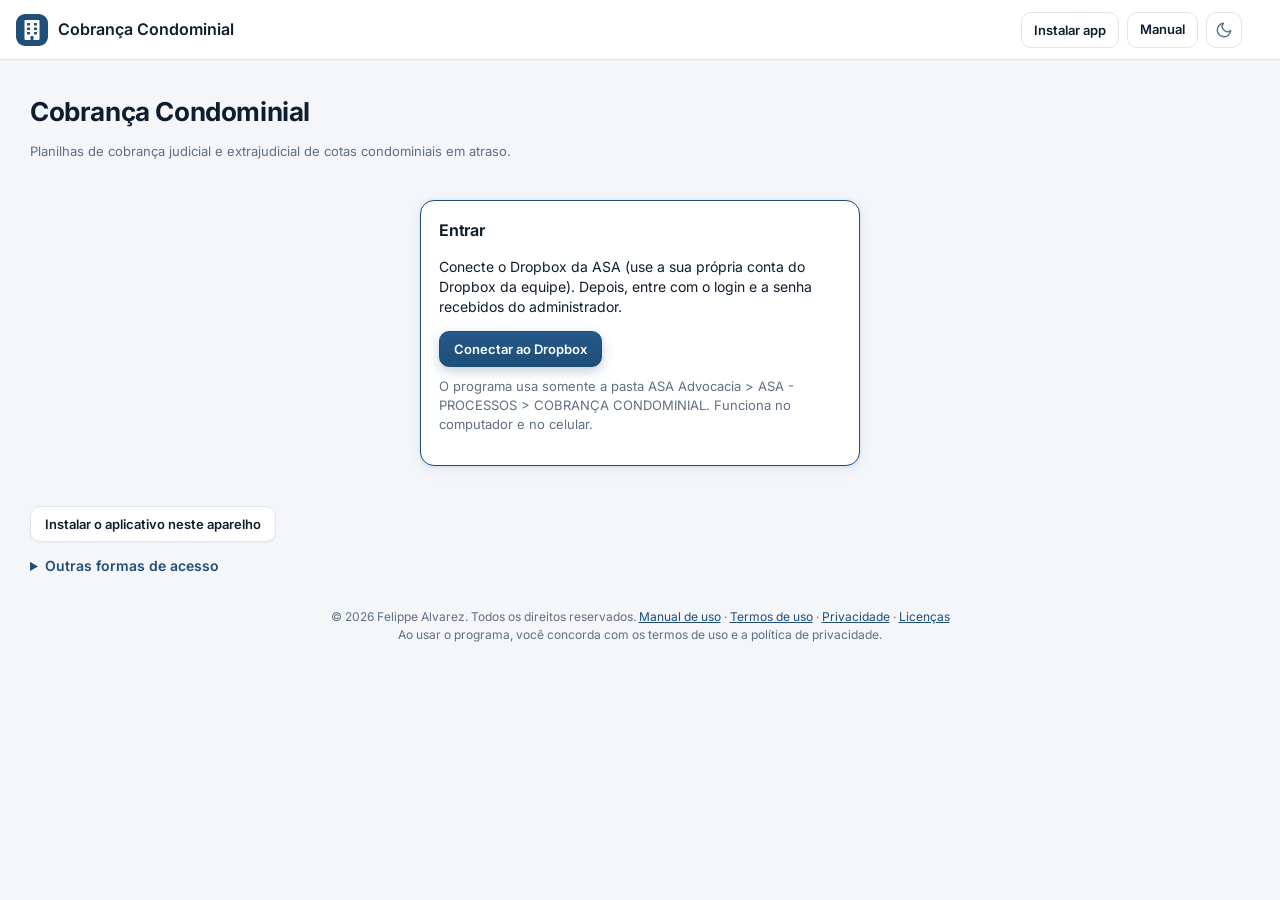
<file: app/index.html>
<!doctype html>
<html lang="pt-BR">
<head>
<meta charset="utf-8">
<meta name="viewport" content="width=device-width, initial-scale=1">
<meta name="theme-color" content="#1f4e79">
<title>Cobrança Condominial</title>
<meta name="description" content="Planilhas de cobrança judicial e extrajudicial de cotas condominiais em atraso, em PDF e Excel.">
<meta property="og:type" content="website">
<meta property="og:locale" content="pt_BR">
<meta property="og:site_name" content="Cobrança Condominial">
<meta property="og:title" content="Cobrança Condominial">
<meta property="og:description" content="Planilhas de cobrança judicial e extrajudicial de cotas condominiais em atraso, em PDF e Excel.">
<meta property="og:url" content="https://felippealvarez.github.io/cobranca-condominial/">
<meta property="og:image" content="https://felippealvarez.github.io/cobranca-condominial/og-image.png">
<meta property="og:image:type" content="image/png">
<meta property="og:image:width" content="1200">
<meta property="og:image:height" content="630">
<meta property="og:image:alt" content="Cobrança Condominial: ícone de prédio sobre fundo azul">
<meta name="twitter:card" content="summary_large_image">
<meta name="twitter:title" content="Cobrança Condominial">
<meta name="twitter:description" content="Planilhas de cobrança judicial e extrajudicial de cotas condominiais em atraso, em PDF e Excel.">
<meta name="twitter:image" content="https://felippealvarez.github.io/cobranca-condominial/og-image.png">
<link rel="icon" href="icone.svg" type="image/svg+xml">
<link rel="icon" href="icones/favicon-32.png" sizes="32x32" type="image/png">
<link rel="manifest" href="manifest.webmanifest">
<link rel="apple-touch-icon" href="icones/apple-touch-icon.png">
<meta name="apple-mobile-web-app-capable" content="yes">
<meta name="mobile-web-app-capable" content="yes">
<meta name="apple-mobile-web-app-title" content="Cobrança">
<meta name="apple-mobile-web-app-status-bar-style" content="default">
<link rel="preload" href="lib/fontes/inter-latin.woff2" as="font" type="font/woff2" crossorigin>
<link rel="stylesheet" href="estilo.css">
</head>
<body>
<script>document.documentElement.dataset.tema = localStorage.getItem('cc-tema') || '';</script>
<header class="topo">
  <button id="btMenu" class="bt-menu" aria-label="Abrir menu"><svg class="ic" viewBox="0 0 24 24"><path d="M3 6h18M3 12h18M3 18h18"/></svg></button>
  <a class="marca" href="#/inicio"><img src="icone.svg" alt=""><span>Cobrança Condominial</span></a>
  <div class="acoes-topo"><button type="button" id="btInstalarTopo" class="bt-manual" title="Instalar o aplicativo neste aparelho" hidden>Instalar app</button><a class="bt-manual" href="#/manual" title="Manual de uso">Manual</a><button type="button" class="bt-icone bt-tema" title="Tema escuro"></button></div>
  <div class="topo-dir"><div id="usuarioTopo" class="usuario-topo"></div><div id="statusArmaz" class="status-armaz"></div></div>
</header>
<nav id="menu" class="menu">
  <a class="menu-marca" href="#/inicio"><span class="menu-logo"><img src="icone.svg" alt=""></span><span><b>Cobrança Condominial</b><small>Cotas em atraso</small></span></a>
  <div class="menu-grupo">Operação</div>
  <a href="#/inicio" data-rota="inicio" data-ic="inicio">Cobranças</a>
  <a href="#/cobranca/nova" data-rota="cobranca" data-ic="mais">Nova cobrança</a>
  <a href="#/acordos" data-rota="acord" data-ic="acordo">Acordos</a>
  <a href="#/relatorios" data-rota="relatorios" data-ic="tabela">Planilhas</a>
  <div class="menu-grupo">Cadastros</div>
  <a href="#/condominios" data-rota="condomini" data-ic="predio">Condomínios (clientes)</a>
  <a href="#/devedores" data-rota="devedores" data-ic="pessoas">Devedores</a>
  <a href="#/imoveis" data-rota="imoveis" data-ic="porta">Imóveis</a>
  <div class="menu-grupo">Conta e ajuda</div>
  <a href="#/usuarios" data-rota="usuarios" class="so-admin" data-ic="escudo">Usuários</a>
  <a href="#/config" data-rota="config" class="so-admin" data-ic="config">Configurações</a>
  <a href="#/conta" data-rota="conta" data-ic="pessoa">Minha conta</a>
  <a href="#/manual" data-rota="manual" data-ic="livro">Manual de uso</a>
  <a href="#/sobre" data-rota="sobre" data-ic="info">Sobre, termos e privacidade</a>
  <a href="#" id="btInstalar" class="link-instalar" hidden>Instalar o aplicativo</a>
  <div id="rodapeMenu" class="rodape-menu"></div>
</nav>
<div id="fundoMenu" class="fundo-menu"></div>
<main id="conteudo"><p class="carregando">Carregando…</p></main>
<nav id="navInf" class="nav-inf">
  <a href="#/inicio" data-rota="inicio" data-ic="inicio">Cobranças</a>
  <a href="#/acordos" data-rota="acord" data-ic="acordo">Acordos</a>
  <a href="#/cobranca/nova" data-rota="cobranca" data-ic="mais" class="nav-nova">Nova</a>
  <a href="#/relatorios" data-rota="relatorios" data-ic="tabela">Planilhas</a>
  <a href="#" id="btMenuInf" data-ic="menu">Menu</a>
</nav>

<div id="modal" class="modal" hidden><div class="modal-caixa" id="modalCaixa"></div></div>
<div id="aviso" class="aviso" role="status"></div>
<datalist id="dlRubricas"></datalist>
<datalist id="dlDescCotas"></datalist>

<script src="lib/jspdf.umd.min.js"></script>
<script src="util.js"></script>
<script src="armazenamento.js"></script>
<script src="auth.js"></script>
<script src="indices.js"></script>
<script src="calculo.js"></script>
<script src="xlsx.js"></script>
<script src="pdf.js"></script>
<script src="relatorios.js"></script>
<script src="importar.js"></script>
<script src="acordo.js"></script>
<script src="sobre.js"></script>
<script src="manual.js"></script>
<script src="app.js"></script>
</body>
</html>
</file>
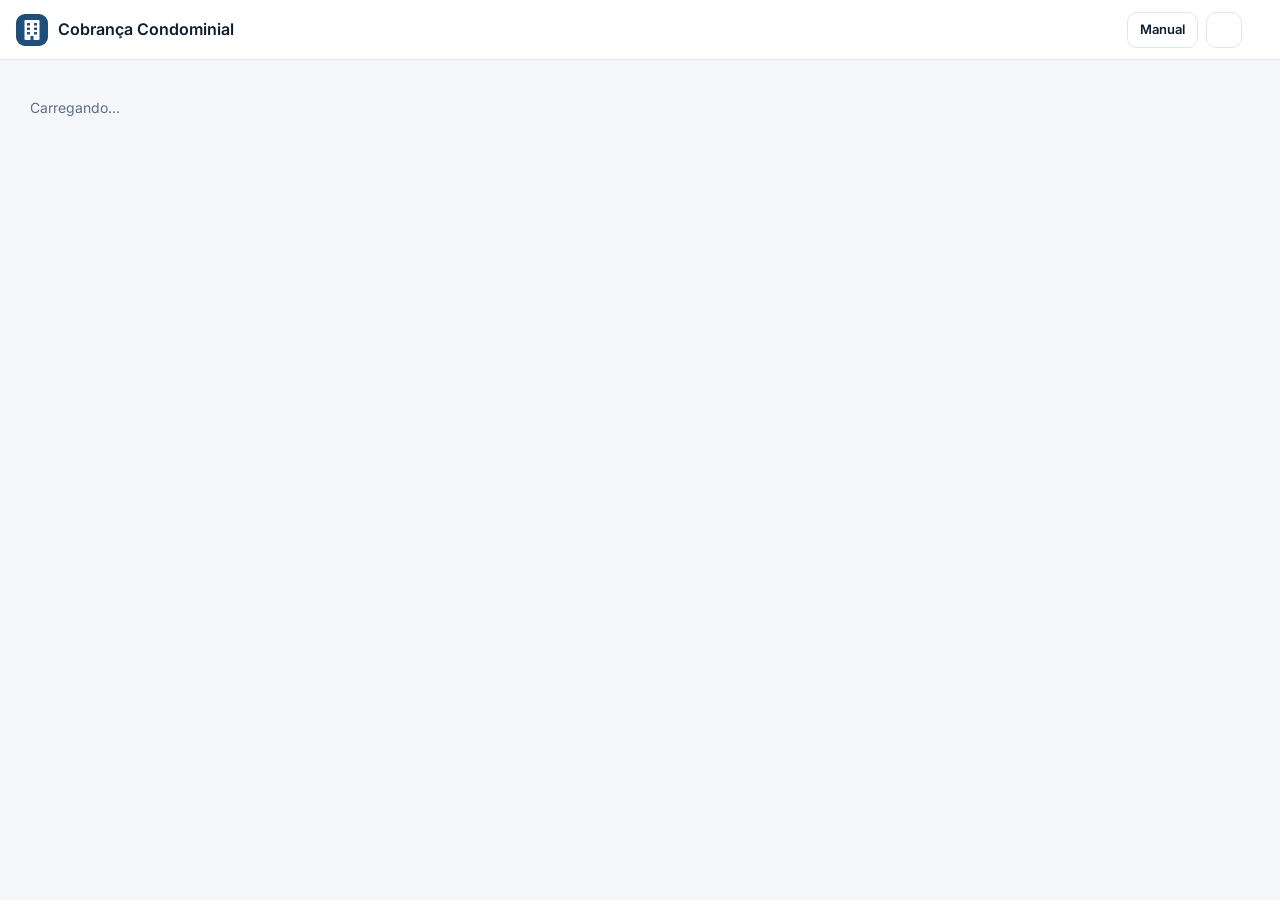
<file: Abrir Cobranca Condominial.html>
<!doctype html>
<html lang="pt-BR"><head><meta charset="utf-8"><title>Cobrança Condominial</title>
<meta http-equiv="refresh" content="0; url=app/index.html"></head>
<body style="font-family:system-ui,sans-serif;padding:24px">Abrindo… Se não abrir, clique em <a href="app/index.html">app/index.html</a>. Use o Google Chrome ou o Microsoft Edge.</body></html>
</file>
<file: app/estilo.css>
/* Fonte Inter guardada no app (funciona sem internet) */
@font-face { font-family: Inter; font-style: normal; font-weight: 100 900; font-display: swap; src: url(lib/fontes/inter-latin.woff2) format('woff2');
  unicode-range: U+0000-00FF, U+0131, U+0152-0153, U+02BB-02BC, U+02C6, U+02DA, U+02DC, U+0304, U+0308, U+0329, U+2000-206F, U+20AC, U+2122, U+2191, U+2193, U+2212, U+2215, U+FEFF, U+FFFD; }
@font-face { font-family: Inter; font-style: normal; font-weight: 100 900; font-display: swap; src: url(lib/fontes/inter-latin-ext.woff2) format('woff2');
  unicode-range: U+0100-02BA, U+02BD-02C5, U+02C7-02CC, U+02CE-02D7, U+02DD-02FF, U+0304, U+0308, U+0329, U+1D00-1DBF, U+1E00-1E9F, U+1EF2-1EFF, U+2020, U+20A0-20AB, U+20AD-20C0, U+2113, U+2C60-2C7F, U+A720-A7FF; }

:root {
  color-scheme: light;
  --pri: #1f4e79;
  --pri-esc: #163a5b;
  --pri-claro: #e8f0f9;
  --acento: #c8962e;
  --acento-esc: #a8741a;
  --acento-claro: #fbf3e2;
  --acento-texto: #8a6418;
  --fundo: #f4f6fa;
  --cartao: #ffffff;
  --campo: #ffffff;
  --borda: #dfe5ee;
  --borda-suave: #edf0f5;
  --texto: #0f1d2e;
  --suave: #5f6f84;
  --ok: #15803d;
  --ok-fundo: #dcfce7;
  --aviso: #92600a;
  --aviso-fundo: #fef3c7;
  --erro: #b91c1c;
  --erro-fundo: #fee2e2;
  --info: #1d4ed8;
  --info-fundo: #dbeafe;
  --roxo: #6d28d9;
  --roxo-fundo: #ede9fe;
  --lado: linear-gradient(180deg, #0f2f4f, #163f66);
  --sombra: 0 1px 2px rgba(15, 29, 46, .04), 0 4px 16px rgba(15, 29, 46, .06);
  --raio: 14px;
  --topo: 60px;
  --menu: 248px;
}
:root[data-tema="escuro"] {
  color-scheme: dark;
  --pri: #5b9be0; --pri-esc: #3f83cf; --pri-claro: #16304d;
  --acento: #e0b25a; --acento-esc: #c8962e; --acento-claro: #3a2e17; --acento-texto: #e8c27a;
  --fundo: #0b1420; --cartao: #121e2d; --campo: #0e1926; --borda: #23344a; --borda-suave: #1a2839; --texto: #e6edf6; --suave: #93a6bd;
  --ok: #4ade80; --ok-fundo: #12351f; --aviso: #fbbf24; --aviso-fundo: #3a2c0b; --erro: #f87171; --erro-fundo: #3b1515;
  --info: #93c5fd; --info-fundo: #14305a; --roxo: #c4b5fd; --roxo-fundo: #2e2150;
  --lado: linear-gradient(180deg, #08121e, #0d1b2b); --sombra: 0 1px 2px rgba(0, 0, 0, .35);
}
@media (prefers-color-scheme: dark) {
  :root:not([data-tema="claro"]) {
    color-scheme: dark;
    --pri: #5b9be0; --pri-esc: #3f83cf; --pri-claro: #16304d;
    --acento: #e0b25a; --acento-esc: #c8962e; --acento-claro: #3a2e17; --acento-texto: #e8c27a;
    --fundo: #0b1420; --cartao: #121e2d; --campo: #0e1926; --borda: #23344a; --borda-suave: #1a2839; --texto: #e6edf6; --suave: #93a6bd;
    --ok: #4ade80; --ok-fundo: #12351f; --aviso: #fbbf24; --aviso-fundo: #3a2c0b; --erro: #f87171; --erro-fundo: #3b1515;
    --info: #93c5fd; --info-fundo: #14305a; --roxo: #c4b5fd; --roxo-fundo: #2e2150;
    --lado: linear-gradient(180deg, #08121e, #0d1b2b); --sombra: 0 1px 2px rgba(0, 0, 0, .35);
  }
}

* { box-sizing: border-box; }
html { -webkit-text-size-adjust: 100%; }
body {
  margin: 0;
  font: 14px/1.45 Inter, system-ui, -apple-system, "Segoe UI", Roboto, sans-serif;
  -webkit-font-smoothing: antialiased;
  background: var(--fundo);
  color: var(--texto);
}
a { color: var(--pri); }
h1 { font-size: 22px; margin: 0; line-height: 1.25; }
h2 { font-size: 16px; margin: 0 0 10px; }
h3.sec { grid-column: 1 / -1; font-size: 13px; text-transform: uppercase; letter-spacing: .04em; color: var(--pri); margin: 14px 0 0; padding-top: 12px; border-top: 1px solid var(--borda-suave); }
h3.sec:first-child { border-top: 0; padding-top: 0; margin-top: 0; }
[hidden] { display: none !important; }

/* ---------- Estrutura ---------- */
.topo {
  position: sticky; top: 0; z-index: 30;
  height: var(--topo); display: flex; align-items: center; gap: 12px;
  padding: 0 16px; background: var(--pri); color: #fff;
}
.marca { display: flex; align-items: center; gap: 10px; color: #fff; text-decoration: none; font-weight: 600; font-size: 16px; }
.marca img { width: 28px; height: 28px; border-radius: 6px; background: #fff; }
.status-armaz { margin-left: auto; font-size: 12px; opacity: .85; white-space: nowrap; overflow: hidden; text-overflow: ellipsis; max-width: 45vw; }
.bt-menu { display: none; background: none; border: 0; color: #fff; font-size: 22px; cursor: pointer; padding: 4px 6px; }

.menu {
  position: fixed; top: var(--topo); left: 0; bottom: 0; width: var(--menu); z-index: 25;
  background: var(--cartao); border-right: 1px solid var(--borda); padding: 12px 8px; overflow-y: auto;
  display: none;
}
body.conectado .menu { display: block; }
.menu a { display: block; padding: 9px 12px; border-radius: 6px; color: var(--texto); text-decoration: none; margin-bottom: 2px; }
.menu a:hover { background: var(--fundo); }
.menu a.ativo { background: var(--pri-claro); color: var(--pri); font-weight: 600; }
.fundo-menu { display: none; }

main { padding: 20px 24px 90px; max-width: 1280px; }
body.conectado main { margin-left: var(--menu); }
.carregando { color: var(--suave); }

@media (max-width: 900px) {
  .bt-menu { display: block; }
  body.conectado main { margin-left: 0; }
  .menu { transform: translateX(-100%); transition: transform .2s; box-shadow: 0 0 24px rgba(0,0,0,.2); }
  body.menu-aberto .menu { transform: none; }
  body.menu-aberto .fundo-menu { display: block; position: fixed; inset: var(--topo) 0 0 0; background: rgba(0,0,0,.3); z-index: 20; }
  main { padding: 16px 16px 90px; }
  .status-armaz { font-size: 11px; }
}
@media (max-width: 480px) { .marca span { display: none; } }

/* ---------- Componentes ---------- */
.cab-pagina { display: flex; flex-wrap: wrap; align-items: flex-end; justify-content: space-between; gap: 12px; margin-bottom: 16px; }
.cab-pagina .sub { color: var(--suave); margin-top: 4px; }
.voltar { display: inline-block; margin-bottom: 6px; text-decoration: none; font-size: 13px; }
.acoes, .acoes-linha { display: flex; flex-wrap: wrap; gap: 8px; align-items: center; }
.acoes-linha { margin-top: 10px; }
.espaco { flex: 1; }

.cartao { background: var(--cartao); border: 1px solid var(--borda); border-radius: var(--raio); padding: 16px; margin-bottom: 16px; }
.cartao-cab { display: flex; flex-wrap: wrap; gap: 10px; align-items: center; justify-content: space-between; margin-bottom: 12px; }
.cartao-cab h2 { margin: 0; }
.cartao.erro { border-color: var(--erro); background: var(--erro-fundo); }
.cartao.destaque { border-color: var(--pri); box-shadow: 0 0 0 2px var(--pri-claro); }
.colunas2 { display: grid; grid-template-columns: minmax(0, 1fr) minmax(0, 1fr); gap: 16px; align-items: start; }
.colunas2 > .cartao { margin-bottom: 0; }
.colunas2 { margin-bottom: 16px; }
@media (max-width: 1000px) { .colunas2 { grid-template-columns: minmax(0, 1fr); } }

.bt {
  display: inline-flex; align-items: center; justify-content: center; gap: 6px;
  min-height: 36px; padding: 6px 14px; border-radius: 6px; border: 1px solid var(--borda);
  background: var(--cartao); color: var(--texto); font: inherit; font-weight: 500; cursor: pointer; text-decoration: none; white-space: nowrap;
}
.bt:hover { border-color: var(--pri); color: var(--pri); }
.bt.primario { background: var(--pri); border-color: var(--pri); color: #fff; }
.bt.primario:hover { background: var(--pri-esc); color: #fff; }
.bt.perigo { color: var(--erro); border-color: #e5b8b4; }
.bt.perigo:hover { background: var(--erro-fundo); }
.bt.pequeno { min-height: 30px; padding: 4px 10px; font-size: 13px; }
.bt:disabled { opacity: .5; cursor: default; }
.bt-x { width: 30px; height: 30px; border: 0; border-radius: 6px; background: none; color: var(--suave); font-size: 20px; line-height: 1; cursor: pointer; }
.bt-x:hover:not(:disabled) { background: var(--erro-fundo); color: var(--erro); }
.bt-x:disabled { opacity: .3; }

input, select, textarea {
  font: inherit; color: var(--texto); background: #fff;
  border: 1px solid var(--borda); border-radius: 6px; padding: 7px 9px; min-height: 36px; width: 100%;
}
input:focus, select:focus, textarea:focus { outline: 2px solid var(--pri-claro); border-color: var(--pri); }
input:disabled, select:disabled, textarea:disabled { background: var(--fundo); color: var(--texto); }
input[type=checkbox], input[type=radio] { width: 17px; height: 17px; min-height: 0; accent-color: var(--pri); margin: 0; }
input[type=search] { max-width: 280px; }
input[type=month] { width: auto; }
textarea { resize: vertical; }
.num { text-align: right; font-variant-numeric: tabular-nums; }
.cen { text-align: center; justify-content: center; }
label.inline { display: inline-flex; align-items: center; gap: 8px; white-space: nowrap; }
label.inline input[type=date] { width: auto; }
.dica { color: var(--suave); font-size: 13px; }
.alerta { background: var(--aviso-fundo); color: var(--aviso); padding: 8px 12px; border-radius: 6px; }
.vazio { color: var(--suave); padding: 8px 0; }

.chip { display: inline-block; padding: 2px 9px; border-radius: 99px; font-size: 12px; font-weight: 600; vertical-align: middle; white-space: nowrap; }
.chip.aberto { background: var(--aviso-fundo); color: var(--aviso); }
.chip.fechado { background: var(--ok-fundo); color: var(--ok); }
.chip.pendente { background: var(--erro-fundo); color: var(--erro); }
.chip.neutro { background: var(--fundo); color: var(--suave); }

.kpis { display: grid; grid-template-columns: repeat(auto-fit, minmax(170px, 1fr)); gap: 12px; margin-bottom: 16px; }
.kpi { background: var(--cartao); border: 1px solid var(--borda); border-radius: var(--raio); padding: 12px 14px; }
.kpi span { display: block; font-size: 12px; color: var(--suave); }
.kpi b { display: block; font-size: 19px; margin-top: 2px; font-variant-numeric: tabular-nums; }
.kpi small { color: var(--suave); font-size: 12px; }

/* ---------- Tabelas ---------- */
.rolagem { overflow-x: auto; -webkit-overflow-scrolling: touch; }
.tabela { width: 100%; border-collapse: collapse; }
.tabela th { text-align: left; font-size: 12px; font-weight: 600; color: var(--suave); padding: 8px 10px; border-bottom: 2px solid var(--borda); white-space: nowrap; }
.tabela td { padding: 9px 10px; border-bottom: 1px solid var(--borda-suave); }
.tabela th.num, .tabela td.num { text-align: right; }
.tabela td.num { white-space: nowrap; }
.tabela.clicavel tbody tr { cursor: pointer; }
.tabela.clicavel tbody tr:hover { background: var(--pri-claro); }

dl.dados { display: grid; grid-template-columns: repeat(auto-fill, minmax(230px, 1fr)); gap: 10px 20px; margin: 0; }
dl.dados dt { font-size: 12px; color: var(--suave); }
dl.dados dd { margin: 0; }

/* ---------- Formulários ---------- */
.grade-form { display: grid; grid-template-columns: repeat(4, 1fr); gap: 12px 16px; }
.campo { display: flex; flex-direction: column; gap: 4px; min-width: 0; }
.campo > label { font-size: 12px; font-weight: 600; color: var(--suave); }
.campo small { color: var(--suave); font-size: 12px; }
.campo.w2 { grid-column: span 2; }
.campo.wfull, .dica.wfull { grid-column: 1 / -1; }
.barra-form { display: flex; flex-wrap: wrap; gap: 8px; align-items: center; margin-top: 18px; }
@media (max-width: 800px) {
  .grade-form { grid-template-columns: 1fr 1fr; }
}
@media (max-width: 520px) {
  .grade-form { grid-template-columns: 1fr; }
  .campo.w2 { grid-column: auto; }
}

.segmentado { display: flex; flex-wrap: wrap; gap: 8px; }
.segmentado label { display: inline-flex; align-items: center; gap: 8px; padding: 8px 12px; border: 1px solid var(--borda); border-radius: 6px; cursor: pointer; }
.segmentado label:has(input:checked) { border-color: var(--pri); background: var(--pri-claro); color: var(--pri); font-weight: 600; }

.enc-cab, .enc-linha { display: grid; grid-template-columns: 1fr 170px 170px 34px; gap: 8px; align-items: center; }
.enc-cab { font-size: 12px; font-weight: 600; color: var(--suave); }
.enc-linha { margin-bottom: 6px; }
.enc-linha label { display: block; }
#encargos:empty + .bt { margin-top: 4px; }

.rub-linha { display: grid; grid-template-columns: minmax(0, 360px) auto 34px; gap: 10px; align-items: center; margin-bottom: 6px; }
.logo-ctl { display: flex; align-items: center; gap: 12px; flex-wrap: wrap; }
.logo-ctl img { max-height: 48px; max-width: 160px; border: 1px solid var(--borda); border-radius: 4px; padding: 2px; background: #fff; }
.logo-ctl input { width: auto; border: 0; padding: 0; }

.rot-m { display: none; }

/* ---------- Mês do contrato ---------- */
.barra-mes { display: flex; flex-wrap: wrap; align-items: center; gap: 12px; }
.lanc { display: grid; grid-template-columns: minmax(150px, 1.2fr) minmax(120px, 1.2fr) 140px 140px 62px 62px 34px; gap: 8px; align-items: center; padding: 4px 0; }
.lanc.cab { font-size: 12px; font-weight: 600; color: var(--suave); border-bottom: 2px solid var(--borda); padding-bottom: 6px; margin-bottom: 4px; }
.lanc.cab .num { text-align: right; }
.lanc label { display: flex; align-items: center; justify-content: center; gap: 6px; }
.lanc.tot { font-weight: 700; border-top: 2px solid var(--borda); margin-top: 6px; padding-top: 8px; }
.lanc.tot .num { padding-right: 10px; }
.lancamentos { margin-bottom: 10px; }

.resumo { display: flex; flex-direction: column; }
.res-l { display: flex; justify-content: space-between; align-items: center; gap: 12px; padding: 7px 8px; border-bottom: 1px solid var(--borda-suave); }
.res-l b { font-variant-numeric: tabular-nums; white-space: nowrap; }
.res-l.dest { background: var(--pri-claro); font-weight: 600; }
.res-l.final { background: var(--pri); color: #fff; border-radius: 6px; font-weight: 700; font-size: 15px; margin-top: 4px; }
.res-l b.neg { color: var(--erro); }
.res-l.final b.neg { color: #ffd0cc; }
.res-l.taxa > span { display: flex; flex-wrap: wrap; align-items: center; gap: 6px; }
.taxa-ctl { display: inline-flex; flex-wrap: wrap; align-items: center; gap: 6px; min-width: 0; }
.taxa-ctl input { width: 70px; min-height: 30px; padding: 4px 6px; }
.taxa-ctl select { width: auto; max-width: 100%; min-height: 30px; padding: 4px 6px; }
.res-l > span { min-width: 0; }
.barra-mes label.inline { flex-wrap: wrap; white-space: normal; }
.res-l small { color: var(--suave); width: 100%; }

.rep { display: grid; grid-template-columns: 150px 130px 1fr 34px; gap: 8px; align-items: center; margin-bottom: 6px; }

.barra-salvar {
  position: fixed; left: 0; right: 0; bottom: 0; z-index: 15;
  display: flex; align-items: center; justify-content: flex-end; gap: 12px;
  padding: 10px 24px; background: rgba(255,255,255,.96); border-top: 1px solid var(--borda);
}
body.conectado .barra-salvar { left: var(--menu); }
#estadoSalvar { color: var(--aviso); }

@media (max-width: 900px) {
  body.conectado .barra-salvar { left: 0; }
  .barra-salvar { padding: 10px 16px; }
}

@media (max-width: 760px) {
  .lanc.cab { display: none; }
  .rot-m { display: block; font-size: 11px; color: var(--suave); }
  .lanc label .rot-m { display: inline; font-size: 13px; color: var(--texto); }
  .lanc[data-i] {
    grid-template-columns: 1fr 1fr 34px;
    grid-template-areas: "rub rub del" "obs obs obs" "cob pag pag" "loc rep rep";
    border: 1px solid var(--borda); border-radius: 6px; padding: 8px; margin-bottom: 8px;
  }
  .c-rub { grid-area: rub; } .c-obs { grid-area: obs; } .c-cob { grid-area: cob; align-self: end; } .c-pag { grid-area: pag; align-self: end; }
  .c-loc { grid-area: loc; justify-content: flex-start !important; } .c-rep { grid-area: rep; justify-content: flex-start !important; } .c-del { grid-area: del; }
  .lanc.tot { grid-template-columns: 1fr 1fr; grid-template-areas: "rub rub" "cob pag"; }
  .lanc.tot .c-obs { display: none; }
  .lanc.tot .c-cob::before { content: "Cobrado: "; font-weight: 400; color: var(--suave); }
  .lanc.tot .c-pag::before { content: "Pago: "; font-weight: 400; color: var(--suave); }
  .rep { grid-template-columns: 1fr 1fr 34px; }
  .rep input[data-campo=obs] { grid-column: 1 / 3; }
  .enc-cab { display: none; }
  .enc-linha { grid-template-columns: 1fr 1fr 34px; border: 1px solid var(--borda); border-radius: 6px; padding: 8px; }
  .enc-linha .enc-rub { grid-column: 1 / 3; }
  .enc-linha .rot-m { display: block; }
  .enc-linha button { grid-column: 3; grid-row: 1; }
}

/* ---------- Conexão ---------- */
.boas-vindas { margin: 12px 0 20px; }
.boas-vindas h1 { font-size: 26px; }
.opcoes-conexao { display: grid; grid-template-columns: repeat(auto-fit, minmax(260px, 1fr)); gap: 16px; }
.opcoes-conexao .cartao { margin: 0; }

/* ---------- Modal e avisos ---------- */
.modal { position: fixed; inset: 0; z-index: 50; background: rgba(15, 23, 35, .45); display: flex; align-items: center; justify-content: center; padding: 16px; }
.modal-caixa { background: var(--cartao); border-radius: 10px; padding: 18px; width: min(960px, 100%); max-height: calc(100vh - 32px); overflow: auto; display: flex; flex-direction: column; gap: 8px; }
.modal-cab { display: flex; justify-content: space-between; align-items: center; }
.modal-cab h2 { margin: 0; }
.previa-pdf { width: 100%; height: 70vh; border: 1px solid var(--borda); border-radius: 6px; margin-top: 8px; }

.aviso {
  position: fixed; left: 50%; bottom: 76px; transform: translate(-50%, 20px); z-index: 60;
  max-width: min(560px, calc(100% - 32px)); padding: 11px 16px; border-radius: 8px;
  background: #1d2530; color: #fff; box-shadow: 0 6px 24px rgba(0,0,0,.2);
  opacity: 0; pointer-events: none; transition: opacity .2s, transform .2s;
}
.aviso.mostrar { opacity: 1; transform: translate(-50%, 0); pointer-events: auto; }
.aviso.erro { background: var(--erro); }

/* ---------- Cobrança, inadimplência e contratos vigentes ---------- */
.grade-pagto { display: grid; grid-template-columns: 160px minmax(0, auto) 160px 190px minmax(220px, 1fr); gap: 12px 16px; align-items: end; }
.grade-pagto .segmentado label { padding: 6px 10px; }
@media (max-width: 1100px) { .grade-pagto { grid-template-columns: repeat(2, minmax(0, 1fr)); } .grade-pagto .campo:nth-child(2) { grid-column: 1 / -1; } }
@media (max-width: 520px) { .grade-pagto { grid-template-columns: minmax(0, 1fr); } }
.campo-bt { display: flex; gap: 6px; }
.campo-bt input { flex: 1; min-width: 0; }
.res-l.info { color: var(--suave); font-size: 13px; }
.res-l.alerta-l { background: var(--erro-fundo); color: var(--erro); border-radius: 6px; margin-top: 6px; font-weight: 600; }
.neg { color: var(--erro); }
.kpi b.neg { color: var(--erro); }
.resumo-estreito { max-width: 560px; }
.tabela tr.grupo td { background: var(--pri-claro); color: var(--pri); font-weight: 700; padding-top: 10px; }
.tabela tr.subtotal td { font-weight: 700; border-bottom: 2px solid var(--borda); background: #fafbfc; }
.tabela tr.total-geral td { font-weight: 700; background: var(--pri); color: #fff; }
.tabela tr.excluido td { color: var(--suave); text-decoration: line-through; }
.tabela tr.excluido td:first-child { text-decoration: none; }
.tabela tr.extra input { min-height: 30px; padding: 4px 6px; }
.tabela tr.grupo, .tabela tr.subtotal, .tabela tr.total-geral { cursor: default; }
.tabela.clicavel tbody tr.grupo:hover, .tabela.clicavel tbody tr.subtotal:hover { background: inherit; }
th.ordenavel { cursor: pointer; user-select: none; }
th.ordenavel:hover { color: var(--pri); }
.detalhes { margin-top: 14px; }
.detalhes summary { cursor: pointer; color: var(--pri); font-weight: 600; margin-bottom: 8px; }
.detalhes textarea { margin: 8px 0; font-family: ui-monospace, Consolas, monospace; }
.opcoes-conexao .campo { margin-top: 8px; }
.status-armaz.clicavel { cursor: pointer; text-decoration: underline dotted; }

/* ---------- Prévia de PDF, reajuste, descontos ---------- */
.modal-caixa.modal-grande { width: min(1000px, 100%); height: calc(100vh - 32px); max-height: none; }
.barra-previa { display: flex; flex-wrap: wrap; align-items: center; gap: 8px; }
.previa { flex: 1; min-height: 0; overflow: auto; background: #525659; border-radius: 6px; padding: 12px; display: flex; flex-direction: column; align-items: center; gap: 12px; }
.previa .carregando { color: #fff; }
.pagina-pdf { width: 100%; max-width: 900px; height: auto; background: #fff; box-shadow: 0 2px 10px rgba(0,0,0,.35); }
.previa .previa-pdf { height: 100%; min-height: 60vh; background: #fff; }
@media (max-width: 600px) { .modal { padding: 0; } .modal-caixa.modal-grande { height: 100vh; border-radius: 0; } .previa { padding: 6px; } }

.chip.reajuste { background: #ede4ff; color: #5b2bb5; }
.aviso-reajuste { border-color: #b9a2ea; background: #faf7ff; }
.aviso-reajuste h2 { color: #5b2bb5; }
.reaj-grade { display: flex; flex-wrap: wrap; align-items: center; gap: 8px 16px; margin: 8px 0; }
.reaj-grade input { width: 90px; }

.ajuste { display: grid; grid-template-columns: 130px minmax(0, 1fr) 130px auto 34px; gap: 8px; align-items: center; margin-bottom: 6px; }
@media (max-width: 760px) {
  .ajuste { grid-template-columns: 1fr 1fr 34px; border: 1px solid var(--borda); border-radius: 6px; padding: 8px; }
  .ajuste [data-campo=descricao] { grid-column: 1 / 3; grid-row: 2; }
}

/* ---------- Usuários, login e administração ---------- */
.topo-dir { margin-left: auto; display: flex; flex-direction: column; align-items: flex-end; gap: 1px; min-width: 0; }
.topo-dir .status-armaz { margin-left: 0; font-size: 11px; }
.usuario-topo { display: flex; align-items: center; gap: 8px; font-size: 13px; white-space: nowrap; }
.usuario-topo a { color: #fff; font-weight: 600; text-decoration: none; }
.usuario-topo .chip { font-size: 10px; padding: 1px 6px; }
.bt-sair { background: rgba(255,255,255,.15); border: 1px solid rgba(255,255,255,.35); color: #fff; border-radius: 5px; padding: 2px 9px; font: inherit; font-size: 12px; cursor: pointer; }
.bt-sair:hover { background: rgba(255,255,255,.28); }
body:not(.admin) .so-admin { display: none !important; }
.caixa-login { max-width: 440px; margin: 40px auto; }
.caixa-login h1 { margin-bottom: 12px; }
.grade-login { display: flex; flex-direction: column; gap: 12px; margin-top: 12px; }
.atalhos-admin { display: flex; flex-wrap: wrap; gap: 6px 14px; margin: -6px 0 14px; font-size: 13px; }
.acoes-tab { display: flex; gap: 6px; justify-content: flex-end; }
.form-modal { margin-top: 8px; }
@media (max-width: 520px) { .usuario-topo .chip { display: none; } }
body:not(.conectado) .bt-menu { display: none !important; }
.versao-app { font-size: 11px; color: var(--suave); padding: 14px 12px 4px; }
.campo-arquivo { display: flex; flex-wrap: wrap; gap: 8px; align-items: center; }
.campo-arquivo input[type=file] { width: auto; border: 0; padding: 0; min-height: 0; }

/* ---------- Prévia de boletos ---------- */
.barra-bol { display: flex; flex-wrap: wrap; align-items: center; gap: 10px 18px; }
.barra-bol input[type=number] { width: 80px; }
.bol-cartao h2 { font-size: 15px; }
.bol-grade { display: grid; grid-template-columns: minmax(0, 1fr) minmax(0, 1fr); gap: 6px 18px; }
.bol-campo { display: grid; grid-template-columns: 150px minmax(0, 1fr) auto; gap: 8px; align-items: center; padding: 5px 0; border-bottom: 1px solid var(--borda-suave); min-width: 0; }
.bol-campo.larga { grid-column: 1 / -1; }
.bol-rot { font-size: 12px; color: var(--suave); }
.bol-val { overflow-wrap: anywhere; }
.bol-campo.mono .bol-val { font-family: ui-monospace, Consolas, monospace; font-size: 13px; }
.bt-copiar { border: 1px solid var(--borda); background: var(--cartao); color: var(--pri); border-radius: 5px; padding: 2px 9px; font: inherit; font-size: 12px; cursor: pointer; white-space: nowrap; }
.bt-copiar:hover { border-color: var(--pri); }
.bt-copiar.copiado { background: var(--ok-fundo); color: var(--ok); border-color: var(--ok); }
.modal-caixa.modal-medio { width: min(900px, 100%); }
@media (max-width: 760px) {
  .bol-grade { grid-template-columns: minmax(0, 1fr); }
  .bol-campo { grid-template-columns: minmax(0, 1fr) auto; }
  .bol-rot { grid-column: 1 / -1; }
}

/* ---------- Manual, rodapé, termos ---------- */
.menu .link-manual { color: var(--pri); }
.rodape-menu { font-size: 11px; line-height: 1.5; color: var(--suave); padding: 16px 12px 6px; border-top: 1px solid var(--borda-suave); margin-top: 12px; }
.rodape-menu a { color: var(--suave); display: inline; padding: 0; margin: 0; }
.rodape-menu a:hover { color: var(--pri); background: none; }
.caixa-termos { max-width: 860px; }
.termos h2 { margin-bottom: 4px; }
.termos h3 { font-size: 15px; margin: 20px 0 6px; }
.termos p, .termos li { text-align: justify; line-height: 1.6; }
.termos ol { padding-left: 22px; }
.termos .destaque { background: var(--pri-claro); border-radius: 8px; padding: 10px 12px; }
.aceite .inline { white-space: normal; }
.licenca { font-size: 12px; color: var(--suave); text-align: justify; }

/* ================= Cobrança Condominial ================= */
.barra-filtros { display: flex; flex-wrap: wrap; gap: 8px; align-items: center; margin-bottom: 12px; }
.barra-filtros select { width: auto; max-width: 100%; }
.dev-cab, .dev-linha { display: grid; grid-template-columns: minmax(0, 1.3fr) 180px minmax(0, 1.6fr) 34px; gap: 8px; align-items: center; }
.dev-cab { font-size: 12px; font-weight: 600; color: var(--suave); margin-bottom: 4px; }
.dev-linha { margin-bottom: 6px; }
.tabela-edit td { padding: 4px 6px; }
.tabela-edit input { min-height: 32px; padding: 4px 7px; }
.tabela-edit input[type=month], .tabela-edit input[type=date] { width: 100%; min-width: 130px; }
.tabela-edit input.num { min-width: 110px; }
.tabela-edit td.cen { text-align: center; }
.tabela-edit tr.excluido input:not([type=checkbox]) { text-decoration: line-through; color: var(--suave); }
.tabela-edit tr.excluido td { text-decoration: none; }
.tabela tr.selecionado td { background: var(--pri-claro); }
.ufir-grade { display: flex; flex-wrap: wrap; gap: 4px 14px; font-size: 13px; margin: 8px 0; }
.ufir-grade span { white-space: nowrap; }
a.link-cartao { text-decoration: none; color: inherit; display: block; }
a.link-cartao:hover { border-color: var(--pri); }
a.link-cartao h2 { color: var(--pri); }
.previa-imp { max-height: 340px; overflow: auto; border: 1px solid var(--borda); border-radius: 6px; }
.tabela-imp td, .tabela-imp th { font-size: 12px; padding: 4px 8px; white-space: nowrap; max-width: 260px; overflow: hidden; text-overflow: ellipsis; }
.tabela-imp tr.excluido-imp td { color: #aab2bd; }
.cartao.destaque .resumo { margin-bottom: 8px; }
@media (max-width: 760px) {
  .dev-cab { display: none; }
  .dev-linha { grid-template-columns: 1fr 34px; border: 1px solid var(--borda); border-radius: 6px; padding: 8px; }
  .dev-linha input { grid-column: 1; }
  .dev-linha button { grid-column: 2; grid-row: 1; }
}
.menu .link-instalar { color: var(--pri); font-weight: 600; }

/* ---------- Acordos ---------- */
.linha-cob { display: grid; grid-template-columns: 20px minmax(0, 1fr) auto; gap: 10px; align-items: center; padding: 8px 4px; border-bottom: 1px solid var(--borda-suave); cursor: pointer; }
.linha-cob .num { font-variant-numeric: tabular-nums; }
.linha-desc { display: flex; flex-wrap: wrap; align-items: center; gap: 8px; margin-top: 12px; }
.linha-desc input { max-width: 160px; }
.sel-tipo { width: auto; min-width: 62px; }
.campo-bt .sel-tipo { flex: 0 0 auto; }
.tabela-parcelas { max-height: 420px; overflow: auto; }
.abas { display: flex; flex-wrap: wrap; gap: 6px; margin-bottom: 12px; }
.abas a { padding: 7px 12px; border: 1px solid var(--borda); border-radius: 6px; text-decoration: none; background: var(--cartao); }
.abas a.ativa { border-color: var(--pri); background: var(--pri-claro); font-weight: 600; }
.texto-legal { max-width: 860px; line-height: 1.6; }
.texto-legal h2 { margin-top: 0; }
.texto-legal h3 { font-size: 14px; margin: 16px 0 4px; color: var(--pri); }
.texto-legal p, .texto-legal li { margin: 4px 0; }
.rodape-legal { margin-top: 24px; font-size: 12px; color: var(--suave); text-align: center; }
.bt-manual { background: none; font-family: inherit; cursor: pointer; color: #fff; text-decoration: none; font-size: 13px; font-weight: 600; border: 1px solid rgba(255,255,255,.4); border-radius: 5px; padding: 4px 10px; white-space: nowrap; }
.bt-manual:hover { background: rgba(255,255,255,.15); }
.acoes-topo { margin-left: auto; display: flex; gap: 8px; }
.acoes-topo + .topo-dir { margin-left: 12px; }
.bt-manual[hidden] { display: none; }
.sumario-manual ol { columns: 2; column-gap: 32px; margin: 0; }
@media (max-width: 600px) { .sumario-manual ol { columns: 1; } .bt-manual { padding: 3px 7px; font-size: 12px; } }

/* =====================================================================
   Visual 2.0: identidade, menu com ícones, painel, cobrança em abas
   ===================================================================== */
svg.ic { width: 18px; height: 18px; fill: none; stroke: currentColor; stroke-width: 1.9; stroke-linecap: round; stroke-linejoin: round; flex: none; }
h1 { font-size: 24px; letter-spacing: -.4px; font-weight: 700; }
h2 { letter-spacing: -.2px; font-weight: 650; }

/* Barra superior: clara, só com ações */
.topo { background: var(--cartao); color: var(--texto); border-bottom: 1px solid var(--borda); gap: 10px; }
.marca { color: var(--texto); }
.marca img { width: 32px; height: 32px; border-radius: 9px; background: none; }
.bt-menu { color: var(--texto); padding: 6px; border-radius: 10px; }
.bt-menu svg.ic { width: 22px; height: 22px; }
.bt-manual { color: var(--texto); border: 1px solid var(--borda); background: var(--cartao); border-radius: 10px; padding: 7px 12px; }
.bt-manual:hover { background: var(--pri-claro); color: var(--pri); }
.bt-icone { width: 36px; height: 36px; border-radius: 10px; border: 1px solid var(--borda); background: var(--cartao); color: var(--suave); display: inline-grid; place-items: center; cursor: pointer; padding: 0; }
.bt-icone:hover { color: var(--pri); border-color: var(--pri); }
.usuario-topo a { color: var(--texto); }
.usuario-topo .av-usuario { width: 30px; height: 30px; border-radius: 50%; display: inline-grid; place-items: center; font-size: 11.5px; font-weight: 700; color: #fff; background: linear-gradient(135deg, #c8962e, #a8741a); }
.bt-sair { background: var(--cartao); border: 1px solid var(--borda); color: var(--suave); border-radius: 8px; padding: 3px 10px; }
.bt-sair:hover { background: var(--erro-fundo); color: var(--erro); border-color: var(--erro); }
.status-armaz { color: var(--suave); opacity: 1; }

/* Menu lateral escuro, com grupos e ícones */
.menu { background: var(--lado); border-right: 0; padding: 14px 12px; color: #d6e2f0; }
.menu a { display: flex; align-items: center; gap: 11px; padding: 9px 11px; border-radius: 10px; color: #d6e2f0; font-weight: 500; font-size: 13.5px; }
.menu a:hover { background: rgba(255, 255, 255, .08); color: #fff; }
.menu a.ativo { background: rgba(255, 255, 255, .13); color: #fff; font-weight: 600; box-shadow: inset 3px 0 0 #c8962e; }
.menu a svg.ic { opacity: .9; }
.menu-grupo { font-size: 10.5px; letter-spacing: .09em; text-transform: uppercase; color: #7f9bbb; margin: 16px 11px 6px; font-weight: 600; }
.menu-marca { display: none !important; }
.menu-logo { width: 38px; height: 38px; border-radius: 11px; background: #fff; display: grid; place-items: center; box-shadow: 0 4px 12px rgba(0, 0, 0, .25); flex: none; }
.menu-logo img { width: 30px; height: 30px; }
.menu-marca b { display: block; color: #fff; font-size: 14.5px; line-height: 1.2; }
.menu-marca small { color: #9fb6d0; font-size: 11px; font-weight: 400; }
.menu .link-instalar, .menu .link-manual { color: #fff; }
.rodape-menu { color: #8ea6c2; border-top-color: rgba(255, 255, 255, .1); }
.menu .rodape-menu a { display: inline; padding: 0; margin: 0; border-radius: 0; font-size: 11px; font-weight: 400; color: #b9cbe0; }
.menu .rodape-menu a:hover { background: none; }
.rodape-menu a:hover { color: #fff; }

@media (min-width: 901px) {
  /* Com login: o menu ocupa a altura toda e traz o nome do programa; a barra fica só sobre o conteúdo */
  body.conectado .menu { top: 0; z-index: 35; padding-top: 18px; }
  body.conectado .menu-marca { display: flex !important; align-items: center; gap: 10px; padding: 0 6px 12px; margin-bottom: 4px; background: none !important; box-shadow: none !important; }
  body.conectado .topo { margin-left: var(--menu); }
  body.conectado .topo .marca { display: none; }
}

/* Conteúdo */
main { padding: 24px 30px 96px; }
.cab-pagina { margin-bottom: 18px; }
.cab-pagina .sub { margin-top: 3px; }
.voltar { font-weight: 500; }
.cartao { border-radius: var(--raio); box-shadow: var(--sombra); padding: 18px; border-color: var(--borda); }
.cartao.destaque { box-shadow: var(--sombra), 0 0 0 2px var(--pri-claro); }
.kpi { border-radius: var(--raio); box-shadow: var(--sombra); }
.bt { border-radius: 10px; font-weight: 600; font-size: 13px; padding: 7px 14px; box-shadow: 0 1px 2px rgba(15, 29, 46, .05); }
.bt.primario { background: linear-gradient(180deg, #25598a, #1f4e79); border-color: #1f4e79; box-shadow: 0 4px 12px rgba(31, 78, 121, .28); }
.bt.primario:hover { background: #163a5b; }
.bt.acento { background: var(--acento); border-color: var(--acento); color: #fff; }
.bt.acento:hover { background: var(--acento-esc); color: #fff; }
.bt.pequeno { border-radius: 9px; }
.bt svg.ic { width: 16px; height: 16px; }
input, select, textarea { background: var(--campo); border-radius: 10px; border-color: var(--borda); min-height: 38px; padding: 8px 11px; }
input:focus, select:focus, textarea:focus { outline: 3px solid var(--pri-claro); }
input::placeholder, textarea::placeholder { color: var(--suave); opacity: .75; }
input:disabled, select:disabled, textarea:disabled { background: var(--fundo); }
.tabela th { font-size: 11.5px; text-transform: uppercase; letter-spacing: .05em; border-bottom: 1px solid var(--borda); }
.tabela td { border-bottom-color: var(--borda-suave); }
.tabela.clicavel tbody tr:hover { background: var(--pri-claro); }
.tabela tr.subtotal td { background: var(--fundo); }
.barra-salvar { background: color-mix(in srgb, var(--cartao) 94%, transparent); backdrop-filter: blur(6px); }
.alerta { border-radius: 10px; }
.segmentado label { border-radius: 10px; }
.modal-caixa { border-radius: 16px; }
.aviso { border-radius: 12px; background: #0f1d2e; }
.tabela-imp tr.excluido-imp td { color: var(--suave); opacity: .6; }
.chip { display: inline-flex; align-items: center; gap: 5px; padding: 3px 9px; font-size: 11.5px; }
.chip.jud { background: var(--info-fundo); color: var(--info); }
.chip.ext { background: var(--acento-claro); color: var(--acento-texto); }
.chip.acordo { background: var(--ok-fundo); color: var(--ok); }
.chip.jud::before, .chip.ext::before, .chip.acordo::before, .chip.critico::before, .chip.andamento::before { content: ""; width: 6px; height: 6px; border-radius: 50%; background: currentColor; }
.chip.critico { background: var(--erro-fundo); color: var(--erro); }
.chip.andamento { background: var(--aviso-fundo); color: var(--aviso); }

/* Navegação inferior (celular) */
.nav-inf { display: none; }
@media (max-width: 900px) {
  .menu { top: 0; z-index: 45; width: 270px; }
  .menu-marca { display: flex !important; align-items: center; gap: 10px; padding: 2px 6px 12px; background: none !important; }
  body.menu-aberto .fundo-menu { inset: 0; z-index: 40; }
  body.conectado .nav-inf {
    display: flex; position: fixed; left: 0; right: 0; bottom: 0; z-index: 30; background: var(--cartao); border-top: 1px solid var(--borda);
    padding: 6px 4px calc(8px + env(safe-area-inset-bottom)); justify-content: space-around; box-shadow: 0 -4px 16px rgba(15, 29, 46, .06);
  }
  .nav-inf a { flex: 1; display: flex; flex-direction: column; align-items: center; gap: 3px; font-size: 10.5px; font-weight: 600; color: var(--suave); text-decoration: none; padding: 4px 0; }
  .nav-inf a svg.ic { width: 22px; height: 22px; }
  .nav-inf a.ativo { color: var(--pri); }
  .nav-inf a.nav-nova svg.ic { width: 44px; height: 44px; padding: 10px; margin-top: -18px; border-radius: 15px; background: var(--acento); color: #fff; stroke-width: 2.4; box-shadow: 0 6px 16px rgba(200, 150, 46, .45); }
  .nav-inf a.nav-nova { color: var(--acento-texto); }
  body.conectado main { padding-bottom: 150px; }
  body.conectado .barra-salvar { bottom: calc(62px + env(safe-area-inset-bottom)); }
  body.conectado .aviso { bottom: 140px; }
  .acoes-topo .bt-manual[href] { display: none; }
  .topo-dir .status-armaz { display: none; }
}
@media (max-width: 480px) { .usuario-topo > a:not(.av-usuario), .usuario-topo .chip { display: none; } }

/* Campo com sugestões (rubricas) */
.campo-sug { position: relative; display: flex; min-width: 170px; }
.campo-sug input { padding-right: 34px; }
.bt-sug { position: absolute; right: 3px; top: 50%; transform: translateY(-50%); width: 28px; height: 28px; border: 0; border-radius: 7px; background: none; color: var(--suave); display: grid; place-items: center; cursor: pointer; padding: 0; }
.bt-sug:hover { background: var(--pri-claro); color: var(--pri); }
.bt-sug svg.ic { width: 16px; height: 16px; }
.menu-sug { position: fixed; z-index: 70; background: var(--cartao); border: 1px solid var(--borda); border-radius: 12px; box-shadow: 0 10px 30px rgba(15, 29, 46, .18); padding: 6px; display: flex; flex-direction: column; max-height: 300px; overflow: auto; }
.menu-sug button { text-align: left; font: inherit; font-size: 13.5px; color: var(--texto); background: none; border: 0; border-radius: 8px; padding: 8px 10px; cursor: pointer; white-space: nowrap; }
.menu-sug button:hover, .menu-sug button.on { background: var(--pri-claro); color: var(--pri); }
.menu-sug small { color: var(--suave); font-size: 11.5px; padding: 6px 10px 2px; border-top: 1px solid var(--borda-suave); margin-top: 4px; }

/* ---------- Painel (tela de cobranças) ---------- */
.saudacao h1 { font-size: 25px; }
.kpis2 { display: grid; grid-template-columns: repeat(4, minmax(0, 1fr)); gap: 14px; margin-bottom: 16px; }
.kpi2 { background: var(--cartao); border: 1px solid var(--borda); border-radius: var(--raio); box-shadow: var(--sombra); padding: 16px 18px; display: flex; flex-direction: column; gap: 8px; min-width: 0; }
.kpi2 .t { display: flex; align-items: center; gap: 10px; color: var(--suave); font-size: 12.5px; font-weight: 500; }
.kpi2 .bx { width: 34px; height: 34px; border-radius: 10px; display: grid; place-items: center; flex: none; }
.kpi2 b { font-size: 24px; letter-spacing: -.5px; font-variant-numeric: tabular-nums; line-height: 1.15; overflow-wrap: anywhere; }
.kpi2 small { color: var(--suave); font-size: 12px; }
.kpi2 small .ok { color: var(--ok); font-weight: 600; } .kpi2 small .er { color: var(--erro); font-weight: 600; }
.bx-pri { background: var(--pri-claro); color: var(--pri); } .bx-info { background: var(--info-fundo); color: var(--info); }
.bx-ok { background: var(--ok-fundo); color: var(--ok); } .bx-er { background: var(--erro-fundo); color: var(--erro); }
.bx-ac { background: var(--acento-claro); color: var(--acento-texto); } .bx-roxo { background: var(--roxo-fundo); color: var(--roxo); }
.graficos { display: grid; grid-template-columns: minmax(0, 1.6fr) minmax(0, 1fr); gap: 14px; margin-bottom: 16px; }
.graficos .cartao { margin: 0; }
.cartao-cab small { color: var(--suave); }
.barras-cond { display: flex; flex-direction: column; gap: 12px; }
.barra-cond { display: grid; grid-template-columns: minmax(0, 1fr) auto; gap: 4px 12px; align-items: center; font-size: 13px; text-decoration: none; color: var(--texto); }
.barra-cond .nome { white-space: nowrap; overflow: hidden; text-overflow: ellipsis; font-weight: 500; }
.barra-cond b { font-variant-numeric: tabular-nums; font-weight: 600; }
.barra-cond .trilho { grid-column: 1 / -1; height: 8px; border-radius: 99px; background: var(--borda-suave); overflow: hidden; display: flex; }
.barra-cond .trilho i { display: block; height: 100%; }
.leg { display: flex; flex-wrap: wrap; gap: 14px; font-size: 12px; color: var(--suave); }
.op-hon .selo-her { display: table; margin: 3px 0 0; }
.leg i, .pt-cor { flex: none; display: inline-block; width: 9px; height: 9px; border-radius: 3px; margin-right: 5px; vertical-align: -1px; }
.rosca { display: flex; align-items: center; gap: 18px; }
.rosca svg { width: 132px; height: 132px; flex: none; }
.rosca .itens { display: flex; flex-direction: column; gap: 11px; flex: 1; min-width: 0; font-size: 13px; }
.rosca .itens div { display: flex; justify-content: space-between; gap: 10px; }
.rosca .itens span { color: var(--suave); }
.pilulas { display: flex; flex-wrap: wrap; gap: 6px; }
.pilula { padding: 6px 12px; border-radius: 99px; border: 1px solid var(--borda); font: inherit; font-size: 12.5px; font-weight: 600; color: var(--suave); background: var(--cartao); cursor: pointer; white-space: nowrap; }
.pilula:hover { border-color: var(--pri); color: var(--pri); }
.pilula.on { background: var(--pri); border-color: var(--pri); color: #fff; }
.pilula .c { opacity: .7; margin-left: 4px; font-weight: 500; }
.filtros2 { display: flex; flex-wrap: wrap; gap: 10px; align-items: center; justify-content: space-between; margin-bottom: 12px; }
.filtros2 .busca { position: relative; flex: 1 1 260px; max-width: 420px; }
.filtros2 .busca svg.ic { position: absolute; left: 11px; top: 50%; transform: translateY(-50%); color: var(--suave); }
.filtros2 .busca input { padding-left: 36px; max-width: none; }
.filtros2 select { width: auto; }
.lista-cob { display: flex; flex-direction: column; }
.lc-cab, .lc { display: grid; grid-template-columns: minmax(0, 1.5fr) minmax(0, 1.2fr) 130px minmax(0, 1fr) 150px 20px; gap: 12px; align-items: center; padding: 0 10px; }
.lc-cab { font-size: 11.5px; font-weight: 600; text-transform: uppercase; letter-spacing: .05em; color: var(--suave); padding-bottom: 10px; border-bottom: 1px solid var(--borda); }
.lc { padding-top: 11px; padding-bottom: 11px; border-bottom: 1px solid var(--borda-suave); cursor: pointer; text-decoration: none; color: var(--texto); border-radius: 10px; }
.lc:hover { background: var(--pri-claro); }
.lc:last-child { border-bottom: 0; }
.lc .pes { display: flex; align-items: center; gap: 11px; min-width: 0; }
.lc .pes > div { min-width: 0; }
.ini { width: 38px; height: 38px; border-radius: 11px; display: grid; place-items: center; font-weight: 700; font-size: 12.5px; flex: none; }
.lc b, .lc .nm { display: block; font-weight: 600; white-space: nowrap; overflow: hidden; text-overflow: ellipsis; }
.lc .nm { font-weight: 500; }
.lc small { display: block; color: var(--suave); font-size: 12px; white-space: nowrap; overflow: hidden; text-overflow: ellipsis; }
.lc .tags { display: flex; flex-wrap: wrap; gap: 4px; }
.lc .val { text-align: right; font-variant-numeric: tabular-nums; }
.lc .val b { font-size: 14.5px; }
.barv { height: 5px; border-radius: 99px; background: var(--borda-suave); overflow: hidden; margin: 6px 0 0 auto; width: 110px; }
.barv i { display: block; height: 100%; border-radius: 99px; background: linear-gradient(90deg, #1f4e79, #4f86c0); }
.lc .seta { color: var(--suave); }
.lc .val small, .lc .so-cel { display: none; }
.rosca .itens .rosca-v { margin-top: -9px; color: var(--suave); font-size: 12px; font-variant-numeric: tabular-nums; }
@media (max-width: 1150px) { .kpis2 { grid-template-columns: repeat(2, minmax(0, 1fr)); } }
@media (max-width: 1000px) { .graficos { grid-template-columns: minmax(0, 1fr); } }
@media (max-width: 1000px) {
  .lc-cab { display: none; }
  .lc { grid-template-columns: minmax(0, 1fr) auto; grid-template-areas: "pes val" "dev val" "tags tags"; gap: 4px 12px; padding: 13px; border: 1px solid var(--borda); background: var(--cartao); margin-bottom: 10px; box-shadow: var(--sombra); border-radius: 14px; }
  .lc:last-child { border-bottom: 1px solid var(--borda); }
  .lc .pes { grid-area: pes; } .lc .dev { grid-area: dev; padding-left: 49px; } .lc .tags { grid-area: tags; padding-left: 49px; } .lc .sit { display: none; }
  .lc .val { grid-area: val; align-self: start; } .lc .seta { display: none; }
  .lc .val small { display: block; margin-top: 3px; } .lc .so-cel { display: inline-flex; }
  .lista-cob { background: none; }
  .cartao.lista-cartao { background: none; border: 0; box-shadow: none; padding: 0; }
}
@media (max-width: 600px) {
  .kpis2 { grid-template-columns: minmax(0, 1fr) minmax(0, 1fr); gap: 10px; }
  .kpi2 { padding: 13px; } .kpi2 b { font-size: 19px; }
  .kpi2:first-child { grid-column: 1 / -1; } .kpi2:first-child b { font-size: 26px; }
  .barv { width: 80px; }
  .filtros2 .busca { max-width: none; }
}

/* ---------- Cobrança: cabeçalho-resumo e abas ---------- */
.heroi { position: relative; overflow: hidden; background: linear-gradient(135deg, #0f2f4f 0%, #1f4e79 60%, #2b6aa3 100%); color: #fff; border-radius: 18px; padding: 20px 24px; margin-bottom: 14px;
  display: grid; grid-template-columns: minmax(0, 1fr) auto; gap: 14px 18px; box-shadow: 0 10px 30px rgba(15, 47, 79, .22); }
.heroi::after { content: ""; position: absolute; right: -60px; top: -90px; width: 300px; height: 300px; border-radius: 50%; background: radial-gradient(circle, rgba(255, 255, 255, .12), transparent 70%); pointer-events: none; }
.heroi a.voltar { color: #a9c3df; display: inline-flex; align-items: center; gap: 4px; font-size: 12.5px; margin: 0; }
.heroi a.voltar svg.ic { width: 14px; height: 14px; }
.heroi h1 { color: #fff; font-size: 24px; margin: 6px 0 8px; overflow-wrap: anywhere; }
.heroi .meta { display: flex; flex-wrap: wrap; gap: 8px 16px; align-items: center; color: #cfe0f2; font-size: 13px; }
.heroi .meta span.m { display: inline-flex; gap: 6px; align-items: center; }
.heroi .meta svg.ic { width: 15px; height: 15px; }
.heroi .chip { background: rgba(255, 255, 255, .15); color: #fff; }
.heroi .tot { text-align: right; position: relative; z-index: 1; }
.heroi .tot small { display: block; color: #a9c3df; font-size: 11.5px; text-transform: uppercase; letter-spacing: .07em; }
.heroi .tot b { display: block; font-size: 32px; letter-spacing: -.8px; margin: 2px 0 2px; font-variant-numeric: tabular-nums; white-space: nowrap; }
.heroi .tot span { font-size: 12.5px; color: #cfe0f2; }
.heroi .acs { grid-column: 1 / -1; display: flex; flex-wrap: wrap; gap: 8px; position: relative; z-index: 1; }
.heroi .bt { background: rgba(255, 255, 255, .1); border-color: rgba(255, 255, 255, .25); color: #fff; box-shadow: none; }
.heroi .bt:hover { background: rgba(255, 255, 255, .2); color: #fff; border-color: rgba(255, 255, 255, .45); }
.heroi .bt.acento { background: var(--acento); border-color: var(--acento); }
.heroi .dica { color: #a9c3df; }
:root[data-tema="escuro"] .heroi { background: linear-gradient(135deg, #0d2238 0%, #173c61 60%, #1f5486 100%); }
@media (prefers-color-scheme: dark) { :root:not([data-tema="claro"]) .heroi { background: linear-gradient(135deg, #0d2238 0%, #173c61 60%, #1f5486 100%); } }
.guias { display: flex; gap: 2px; border-bottom: 1px solid var(--borda); margin-bottom: 16px; overflow-x: auto; scrollbar-width: none; }
.guia { flex: none; display: inline-flex; align-items: center; gap: 7px; padding: 10px 14px; font: inherit; font-weight: 600; font-size: 13.5px; color: var(--suave); background: none; border: 0; border-bottom: 2px solid transparent; margin-bottom: -1px; cursor: pointer; }
.guia:hover { color: var(--texto); }
.guia.on { color: var(--pri); border-bottom-color: var(--pri); }
.guia .n { font-size: 11px; background: var(--borda-suave); color: var(--suave); padding: 1px 7px; border-radius: 99px; }
.guia.on .n { background: var(--pri-claro); color: var(--pri); }
.guia svg.ic { width: 16px; height: 16px; }
.painel-guia[hidden] { display: none !important; }
.atraso { display: flex; align-items: center; gap: 8px; white-space: nowrap; font-size: 12px; color: var(--suave); }
.atraso .tr { width: 70px; height: 6px; border-radius: 99px; background: var(--borda-suave); overflow: hidden; }
.atraso .tr i { display: block; height: 100%; border-radius: 99px; background: linear-gradient(90deg, #f59e0b, #dc2626); }
@media (max-width: 760px) {
  .heroi { grid-template-columns: minmax(0, 1fr); padding: 18px; }
  .heroi .tot { text-align: left; }
  .heroi h1 { font-size: 20px; }
  .heroi .tot b { font-size: 27px; }
}

/* ---------- Cálculo: extrato visual ---------- */
.calc2 { display: grid; grid-template-columns: minmax(0, 1.35fr) minmax(0, 1fr); gap: 16px; align-items: start; }
.comp-barra { display: flex; height: 14px; border-radius: 99px; overflow: hidden; margin: 2px 0 14px; gap: 2px; background: var(--borda-suave); }
.comp-barra i { display: block; height: 100%; min-width: 3px; }
.extrato .res-l { padding: 9px 4px; border-bottom: 1px dashed var(--borda); }
.extrato .res-l > span { display: flex; align-items: center; gap: 9px; color: var(--suave); }
.extrato .res-l.dest { background: none; border-bottom: 1px solid var(--borda); padding-top: 12px; }
.extrato .res-l.dest > span { color: var(--texto); font-weight: 700; }
.extrato .res-l.final { margin-top: 14px; border-radius: 14px; padding: 15px 18px; background: linear-gradient(135deg, #0f2f4f, #1f4e79); border: 0; font-size: 14px; }
.extrato .res-l.final > span { color: #a9c3df; font-weight: 600; text-transform: uppercase; letter-spacing: .06em; font-size: 12px; }
.extrato .res-l.final b { font-size: 24px; letter-spacing: -.5px; color: #fff; }
.extrato .res-l b.ok { color: var(--ok); }
.crit2 { display: flex; flex-direction: column; gap: 9px; }
.crit2 .it { display: flex; gap: 11px; align-items: flex-start; padding: 11px 12px; border-radius: 12px; background: var(--fundo); }
.crit2 .it .bx { width: 32px; height: 32px; border-radius: 9px; display: grid; place-items: center; flex: none; }
.crit2 .it b { display: block; font-size: 13px; font-weight: 600; }
.crit2 .it small { color: var(--suave); font-size: 12px; display: block; }
.calc-acoes { display: flex; flex-wrap: wrap; gap: 8px; margin-top: 14px; }
@media (max-width: 1000px) { .calc2 { grid-template-columns: minmax(0, 1fr); } }

/* ---------- Encargos agrupados ---------- */
.grupo-enc { display: grid; grid-template-columns: 220px minmax(0, 1fr); gap: 22px; padding: 18px 0; border-bottom: 1px solid var(--borda-suave); }
.grupo-enc:first-child { padding-top: 4px; }
.grupo-enc:last-child { border-bottom: 0; padding-bottom: 4px; }
.grupo-enc h3 { margin: 0 0 4px; font-size: 14px; display: flex; gap: 8px; align-items: center; }
.grupo-enc h3 svg.ic { color: var(--pri); }
.grupo-enc p { margin: 0; color: var(--suave); font-size: 12.5px; }
.grupo-enc .grade-form { grid-template-columns: repeat(2, minmax(0, 1fr)); }
.seg { display: flex; flex-wrap: wrap; background: var(--borda-suave); border-radius: 12px; padding: 4px; gap: 4px; }
.seg button { flex: 1 1 auto; font: inherit; font-size: 12.5px; font-weight: 600; color: var(--suave); background: none; border: 0; border-radius: 9px; padding: 8px 10px; cursor: pointer; min-height: 34px; }
.seg button:hover { color: var(--texto); }
.seg button.on { background: var(--cartao); color: var(--pri); box-shadow: 0 1px 4px rgba(15, 29, 46, .14); }
.opcoes-hon { display: grid; grid-template-columns: repeat(auto-fit, minmax(190px, 1fr)); gap: 10px; }
.op-hon { text-align: left; font: inherit; color: var(--texto); background: var(--cartao); border: 1.5px solid var(--borda); border-radius: 13px; padding: 12px 14px; display: flex; gap: 11px; align-items: flex-start; cursor: pointer; }
.op-hon:hover { border-color: var(--pri); }
.op-hon .rd { width: 18px; height: 18px; border-radius: 50%; border: 2px solid var(--borda); flex: none; margin-top: 1px; }
.op-hon.on { border-color: var(--pri); background: var(--pri-claro); }
.op-hon.on .rd { border: 5px solid var(--pri); }
.op-hon b { display: block; font-size: 13px; }
.op-hon small { color: var(--suave); font-size: 12px; display: block; }
.op-hon .mini { display: flex; flex-wrap: wrap; gap: 4px; margin-top: 8px; font-size: 10.5px; }
.op-hon .mini span { padding: 2px 6px; border-radius: 5px; background: var(--cartao); border: 1px solid var(--borda); color: var(--suave); }
.op-hon .mini span.h { background: var(--acento-claro); border-color: var(--acento); color: var(--acento-texto); font-weight: 600; }
.selo-her { display: inline-flex; align-items: center; gap: 4px; font-size: 11px; color: var(--suave); background: var(--borda-suave); padding: 1px 8px; border-radius: 99px; font-weight: 500; margin-left: 6px; }
@media (max-width: 760px) { .grupo-enc { grid-template-columns: minmax(0, 1fr); gap: 12px; } }
@media (max-width: 520px) { .grupo-enc .grade-form { grid-template-columns: minmax(0, 1fr); } }
/* Link discreto (ex.: compartilhar o programa, na tela Sobre) */
.link-discreto { background: none; border: 0; padding: 0; font: inherit; color: inherit; text-decoration: underline; cursor: pointer; opacity: .85; }
</file>
